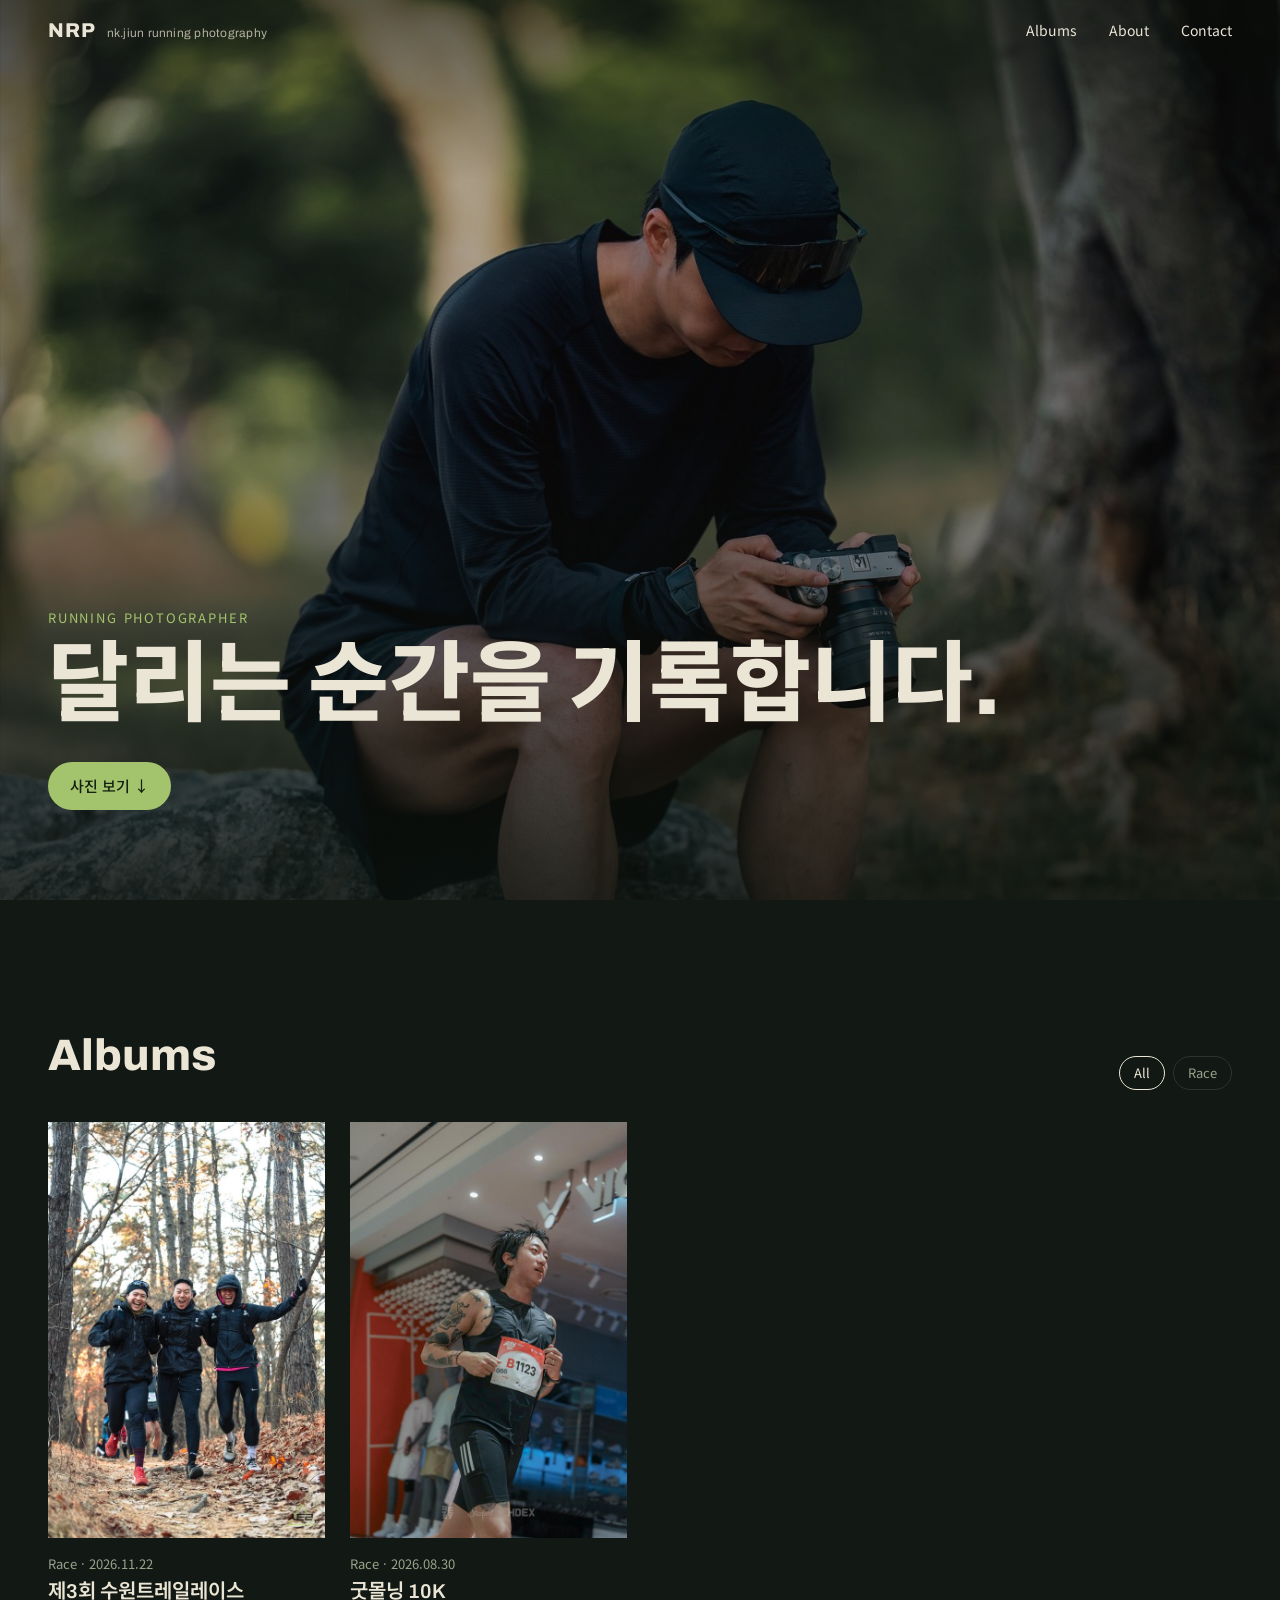
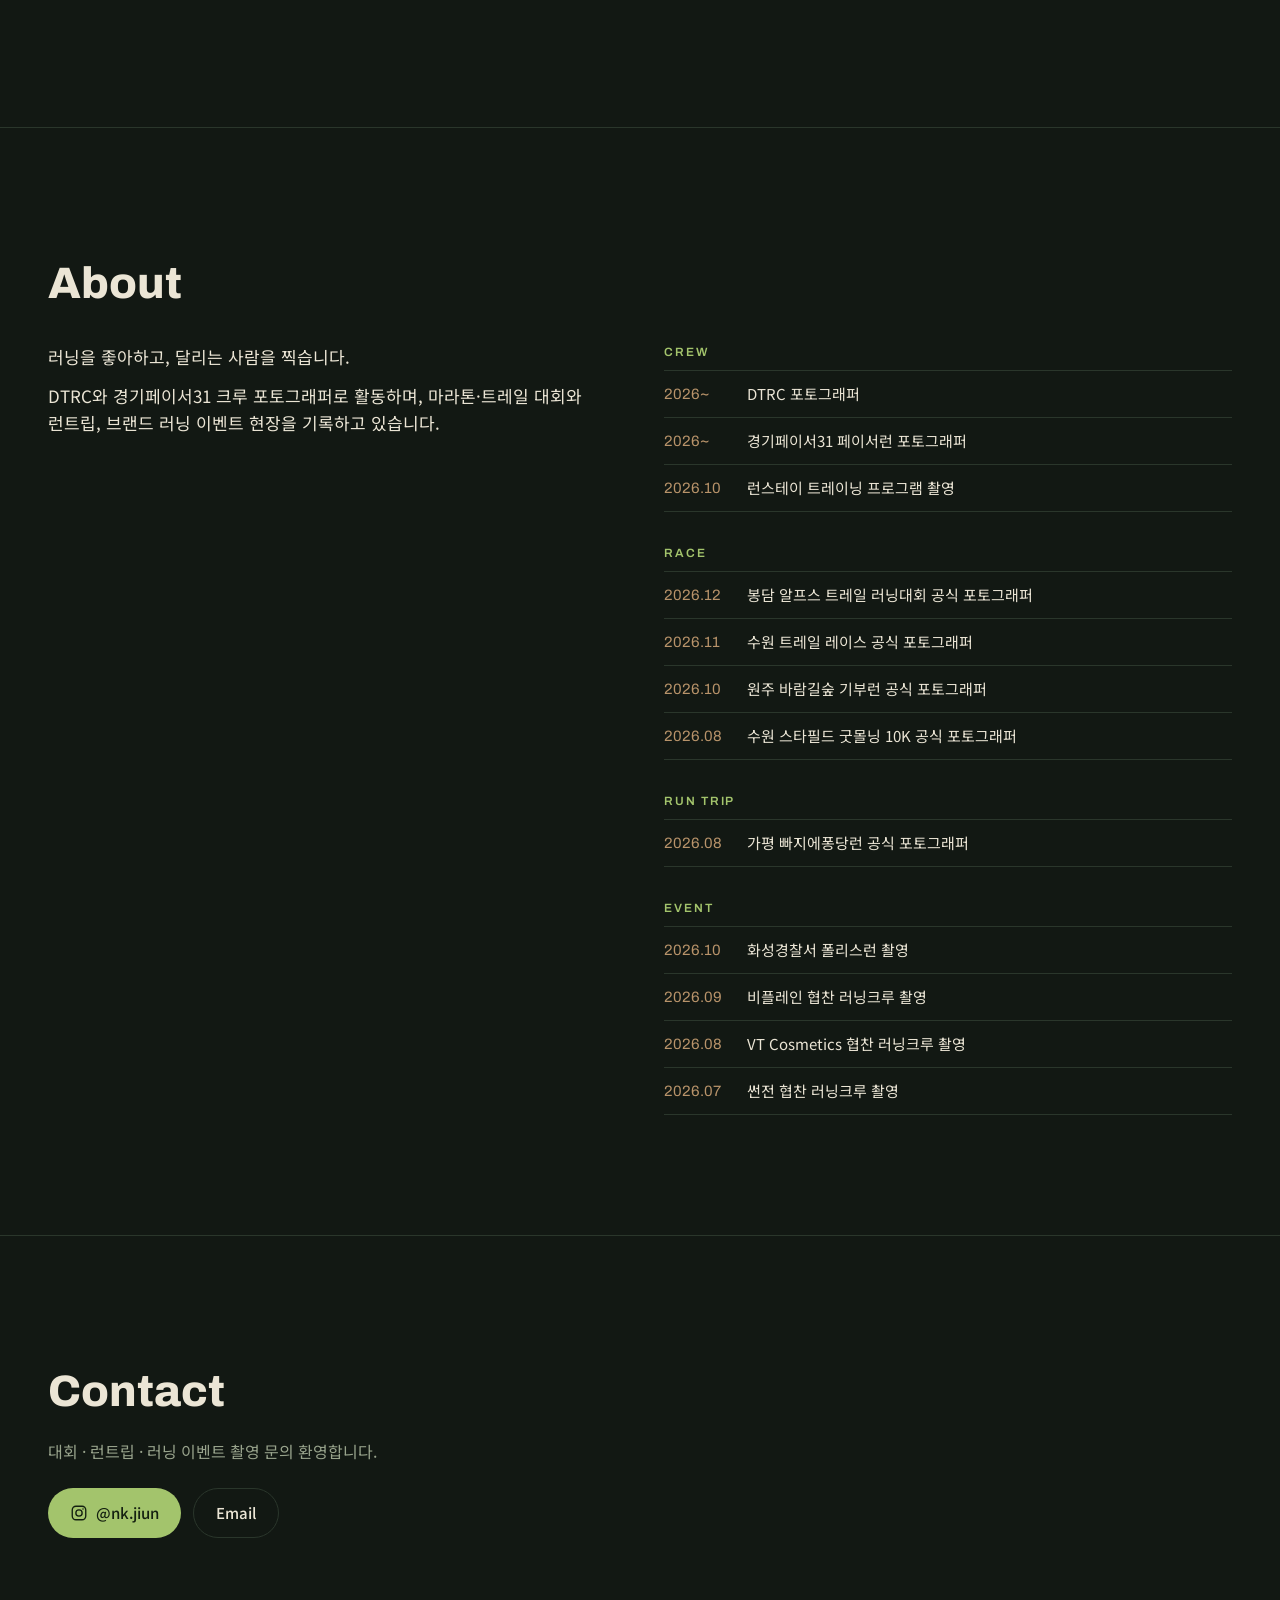
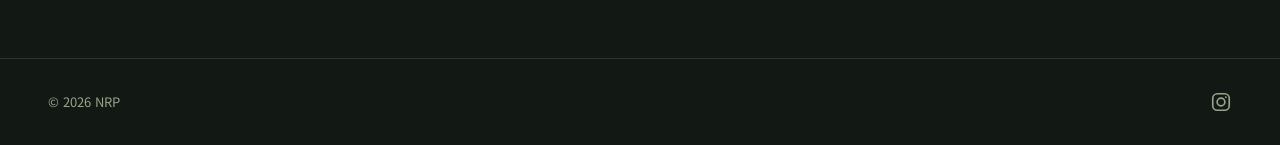
<file: index.html>
<!doctype html>
<html lang="ko">
<head>
  <meta charset="utf-8">
  <meta name="viewport" content="width=device-width, initial-scale=1">
  <title>NRP — nk.jiun running photography</title>
  <meta name="description" content="러닝 대회, 런트립, 러닝 이벤트 사진 포트폴리오">
  <!-- 인스타/카톡 링크 미리보기. 배포 후 실제 주소와 대표 이미지로 바꾸세요 -->
  <meta property="og:title" content="NRP — nk.jiun running photography">
  <meta property="og:description" content="달리는 순간을 기록합니다.">
  <meta property="og:image" content="https://nk-jiun.github.io/photos/hero.jpg">
  <meta property="og:url" content="https://nk-jiun.github.io/">
  <link rel="icon" type="image/png" href="favicon.png">
  <link rel="apple-touch-icon" href="apple-touch-icon.png">
  <meta name="theme-color" content="#121813">
  <link rel="preconnect" href="https://fonts.googleapis.com">
  <link href="https://fonts.googleapis.com/css2?family=Archivo:wght@400;600;800&family=Noto+Sans+KR:wght@400;500&display=swap" rel="stylesheet">
  <link rel="stylesheet" href="assets/css/style.css?v=20261124164130">
  <!-- 테마: theme-forest.css(녹음) / theme-original.css(원래 검정+형광) -->
  <link rel="stylesheet" href="assets/css/theme-forest.css?v=20261124164130">
</head>
<body>
  <header class="nav">
    <a class="logo" href="./"><strong data-site="name"></strong><span data-site="fullName"></span></a>
    <nav>
      <a href="#albums">Albums</a>
      <a href="#about">About</a>
      <a href="#contact">Contact</a>
    </nav>
  </header>

  <section class="hero">
    <img class="hero-img" alt="" data-site="heroImage">
    <div class="hero-text">
      <p class="eyebrow" data-site="role"></p>
      <h1 data-site="tagline"></h1>
      <a class="btn" href="#albums">사진 보기 ↓</a>
    </div>
  </section>

  <main>
    <section id="albums" class="section">
      <div class="section-head">
        <h2>Albums</h2>
        <div class="filters" id="filters"></div>
      </div>
      <div class="grid" id="grid"></div>
    </section>

    <section id="about" class="section about">
      <h2>About</h2>
      <div class="about-body">
        <div id="about-text"></div>
        <div class="history" id="history"></div>
      </div>
    </section>

    <section id="contact" class="section contact">
      <h2>Contact</h2>
      <p>대회 · 런트립 · 러닝 이벤트 촬영 문의 환영합니다.</p>
      <div class="contact-links">
        <a class="btn" id="ig-link" data-ig target="_blank" rel="noopener"></a>
        <button class="btn ghost" id="mail-open" type="button">Email</button>
      </div>
    </section>
  </main>

  <dialog class="modal" id="mail-modal">
    <button class="modal-close" type="button" aria-label="닫기" data-close>×</button>
    <form id="mail-form" novalidate>
      <input type="text" name="_gotcha" hidden tabindex="-1" autocomplete="off">
      <h3>촬영 문의</h3>
      <label>이름<input name="name" required maxlength="30" autocomplete="name" autofocus></label>
      <label>연락처<input name="phone" type="tel" inputmode="numeric" required maxlength="13" autocomplete="tel" placeholder="010-0000-0000"></label>
      <label>답장 받을 이메일<input name="email" type="email" required autocomplete="email"></label>
      <label>문의 유형
        <select name="type">
          <option>대회 촬영</option>
          <option>런트립 촬영</option>
          <option>러닝 이벤트 촬영</option>
          <option>기타</option>
        </select>
      </label>
      <!-- _subject 값은 알림 메일 제목이 된다 (scripts/contact-form.gs) -->
      <label>제목<input name="_subject" required maxlength="100" placeholder="예) 11월 춘천마라톤 촬영 문의"></label>
      <label>내용<textarea name="message" rows="5" required minlength="10" placeholder="일정, 장소, 인원 등을 적어주세요."></textarea></label>
      <p class="form-note">이름·연락처·이메일은 문의 답변에만 사용합니다.</p>
      <button class="btn" type="submit">보내기</button>
      <p class="form-status" role="status"></p>
    </form>
    <div class="modal-done" hidden>
      <h3>보냈습니다.</h3>
      <p>확인하는 대로 회신드리겠습니다.</p>
    </div>
  </dialog>

  <footer class="footer"><span>© <span id="year"></span> <span data-site="name"></span></span><a class="ig-icon" data-ig aria-label="Instagram" target="_blank" rel="noopener"></a></footer>

  <script src="data/site.js?v=20261124164130"></script>
  <script src="assets/js/main.js?v=20261124164130"></script>
  <script>renderHome();</script>
</body>
</html>
</file>
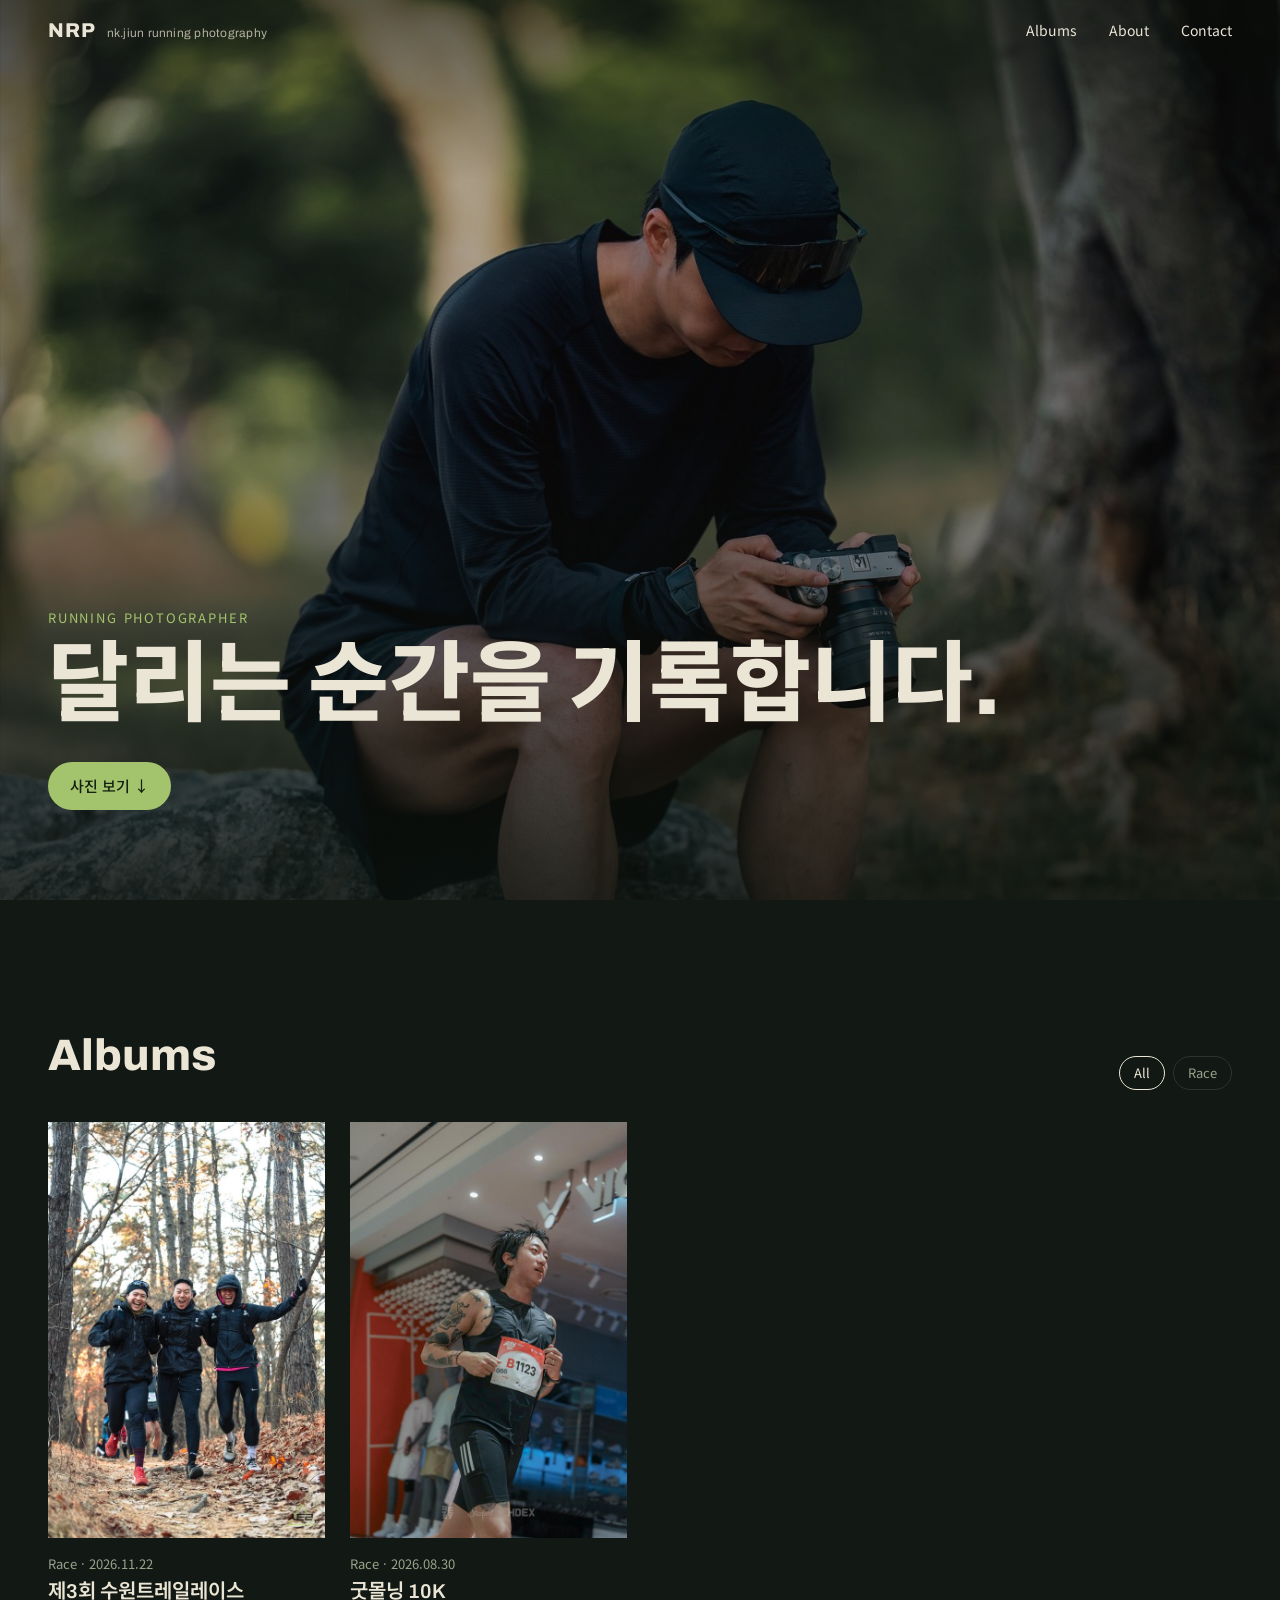
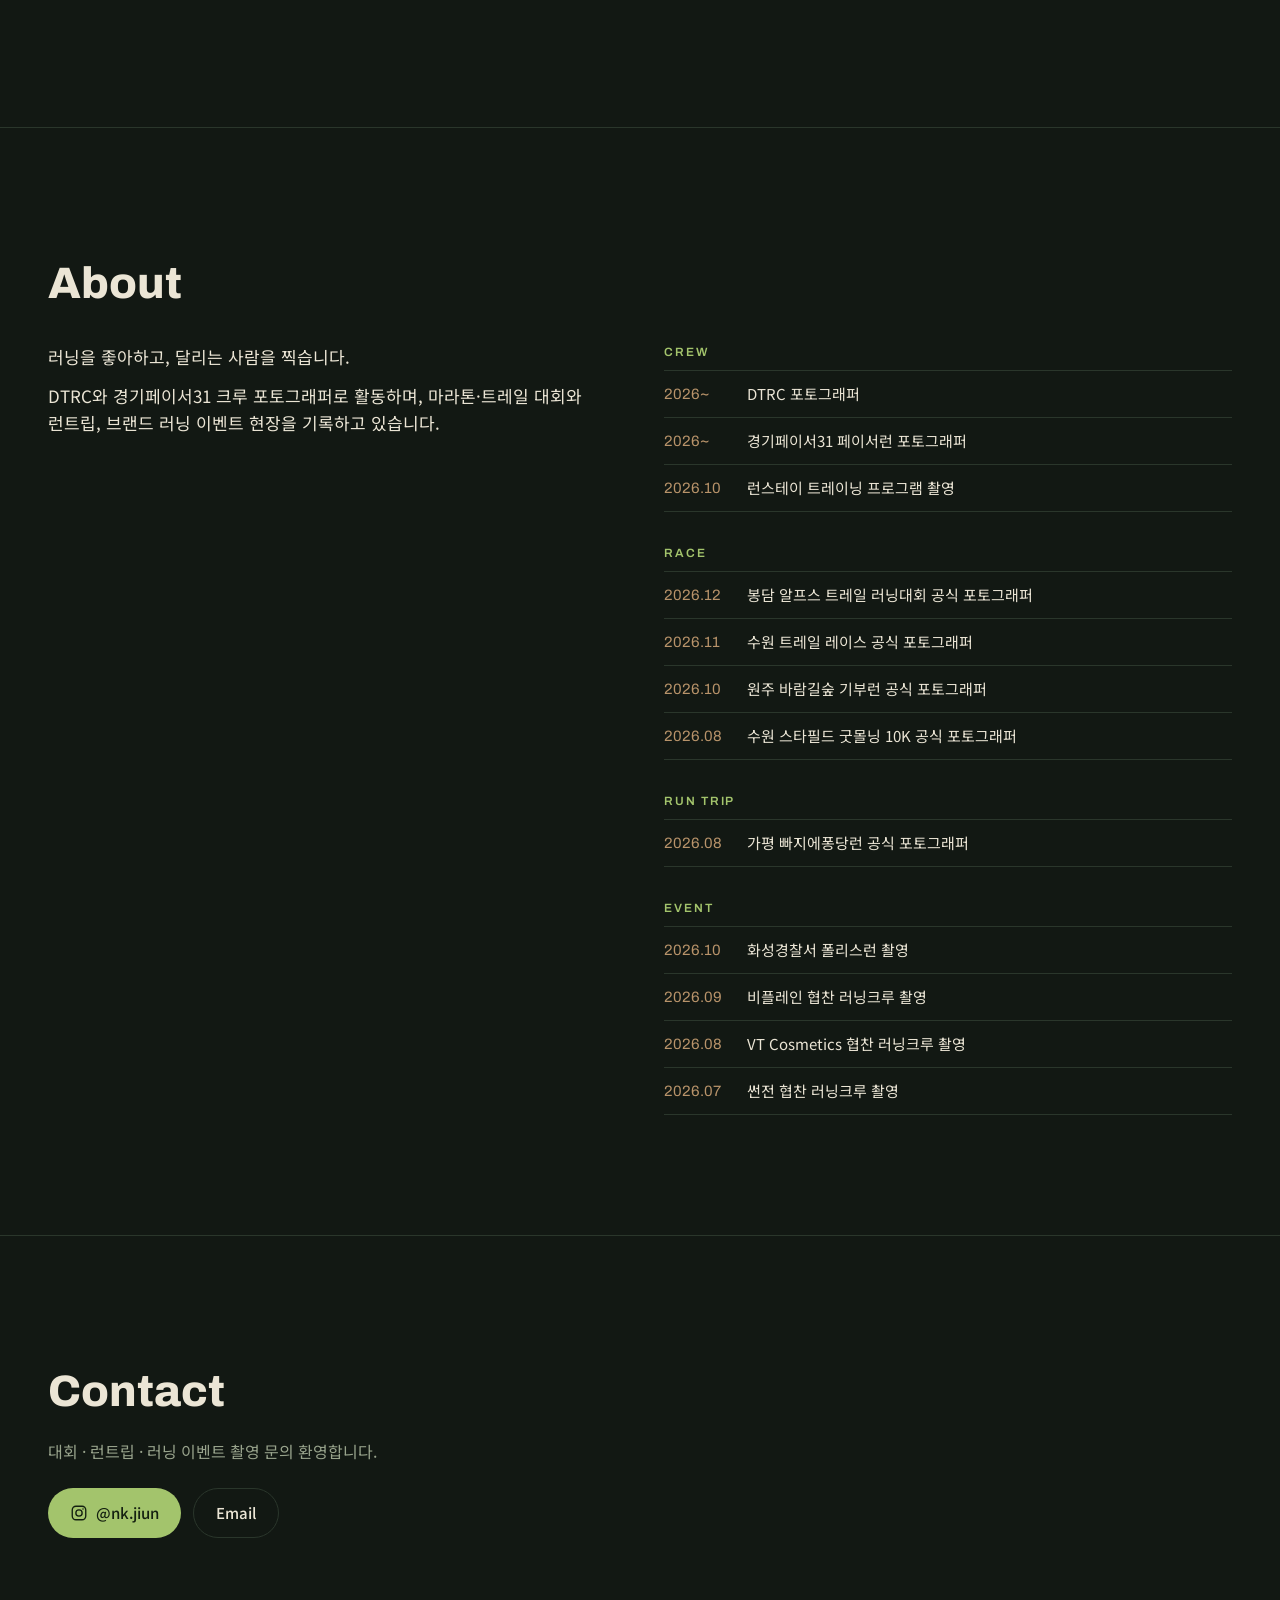
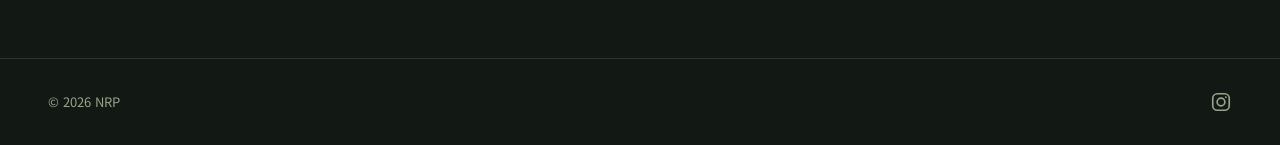
<file: project.html>
<!doctype html>
<html lang="ko">
<head>
  <meta charset="utf-8">
  <meta name="viewport" content="width=device-width, initial-scale=1">
  <title>NRP — nk.jiun running photography</title>
  <link rel="icon" type="image/png" href="favicon.png">
  <link rel="apple-touch-icon" href="apple-touch-icon.png">
  <meta name="theme-color" content="#121813">
  <link rel="preconnect" href="https://fonts.googleapis.com">
  <link href="https://fonts.googleapis.com/css2?family=Archivo:wght@400;600;800&family=Noto+Sans+KR:wght@400;500&display=swap" rel="stylesheet">
  <link rel="stylesheet" href="assets/css/style.css?v=20261124164130">
  <!-- 테마: theme-forest.css(녹음) / theme-original.css(원래 검정+형광) -->
  <link rel="stylesheet" href="assets/css/theme-forest.css?v=20261124164130">
</head>
<body>
  <header class="nav solid">
    <a class="logo" href="./"><strong data-site="name"></strong><span data-site="fullName"></span></a>
    <nav>
      <a href="./#albums">Albums</a>
      <a href="./#about">About</a>
      <a href="./#contact">Contact</a>
    </nav>
  </header>

  <main class="section project">
    <a class="back" href="./#albums">← All albums</a>
    <div class="project-head">
      <p class="eyebrow" id="p-meta"></p>
      <h1 id="p-title"></h1>
      <p id="p-desc"></p>
    </div>
    <div class="masonry" id="photos"></div>
    <nav class="pager" id="pager"></nav>
  </main>

  <div class="lightbox" id="lightbox" hidden>
    <button class="lb-close" aria-label="닫기">×</button>
    <button class="lb-prev" aria-label="이전">‹</button>
    <img alt="">
    <button class="lb-next" aria-label="다음">›</button>
    <span class="lb-count"></span>
  </div>

  <footer class="footer"><span>© <span id="year"></span> <span data-site="name"></span></span><a class="ig-icon" data-ig aria-label="Instagram" target="_blank" rel="noopener"></a></footer>

  <script src="data/site.js?v=20261124164130"></script>
  <script src="assets/js/main.js?v=20261124164130"></script>
  <script>renderProject();</script>
</body>
</html>
</file>
<file: assets/css/style.css>
:root {
  /* 색상은 theme-*.css 에 있음 (HTML에서 테마 파일 하나를 고른다) */
  --gutter: clamp(16px, 4vw, 48px);
  --display: "Archivo", "Noto Sans KR", sans-serif;
  --body: "Noto Sans KR", system-ui, sans-serif;
}

* { box-sizing: border-box; margin: 0; padding: 0; }
[hidden] { display: none !important; }
html { scroll-behavior: smooth; }
body { background: var(--bg); color: var(--fg); font-family: var(--body); line-height: 1.6; -webkit-font-smoothing: antialiased; }
img { display: block; max-width: 100%; }
a { color: inherit; text-decoration: none; }
button { font: inherit; color: inherit; background: none; border: 0; cursor: pointer; }

/* ── Nav ─────────────────────────────── */
.nav {
  position: fixed; inset: 0 0 auto; z-index: 10;
  display: flex; justify-content: space-between; align-items: center;
  padding: 18px var(--gutter);
  transition: background .3s;
}
.nav.solid { background: var(--nav-bg); backdrop-filter: blur(8px); }
.logo { display: flex; align-items: baseline; gap: 10px; font-family: var(--display); line-height: 1.2; }
.logo strong { font-weight: 800; font-size: 20px; letter-spacing: .06em; }
.logo span { font-size: 12px; color: var(--fg-soft); letter-spacing: .02em; }
.nav nav { display: flex; gap: clamp(16px, 3vw, 32px); font-size: 14px; }
.nav nav a:hover { color: var(--accent); }

/* ── Hero ────────────────────────────── */
.hero { position: relative; height: 100svh; min-height: 520px; overflow: hidden; }
.hero-img { width: 100%; height: 100%; object-fit: cover; object-position: 50% 45%; filter: brightness(.7); }
.hero::after { content: ""; position: absolute; inset: 0; background: linear-gradient(to top, rgba(var(--shade), .78), transparent 55%), linear-gradient(to bottom, rgba(var(--shade), .5), transparent 20%); }
.hero-text { z-index: 1; position: absolute; left: var(--gutter); right: var(--gutter); bottom: clamp(48px, 10vh, 120px); }
.hero h1 { font-family: var(--display); font-size: clamp(34px, 7vw, 88px); line-height: 1.1; font-weight: 800; margin: 8px 0 28px; word-break: keep-all; }
.eyebrow { color: var(--accent); font-size: 13px; letter-spacing: .14em; text-transform: uppercase; }

.btn { display: inline-block; padding: 12px 22px; background: var(--accent); color: var(--on-accent); font-weight: 500; border-radius: 999px; font-size: 15px; }
.btn.ghost { background: transparent; color: var(--fg); border: 1px solid var(--line); }
.btn:hover { opacity: .85; }
#ig-link { display: inline-flex; align-items: center; gap: 8px; }

/* ── Sections ────────────────────────── */
.section { padding: clamp(64px, 10vw, 120px) var(--gutter); max-width: 1440px; margin: 0 auto; }
.section h2 { font-family: var(--display); font-size: clamp(28px, 4vw, 44px); font-weight: 800; }
.section-head { display: flex; flex-wrap: wrap; justify-content: space-between; align-items: end; gap: 16px; margin-bottom: 32px; }

.filters { display: flex; gap: 8px; flex-wrap: wrap; }
.filters button { padding: 6px 14px; border: 1px solid var(--line); border-radius: 999px; font-size: 13px; color: var(--muted); }
.filters button.active { border-color: var(--fg); color: var(--fg); }

/* 세로 사진 위주라 카드도 2:3 세로형. 컴퓨터 3~4열, 휴대폰 2열 */
.grid { display: grid; grid-template-columns: repeat(auto-fill, minmax(240px, 1fr)); gap: 40px clamp(16px, 2vw, 28px); }
.card-img { aspect-ratio: 2 / 3; overflow: hidden; background: var(--surface); }
.card-img img { width: 100%; height: 100%; object-fit: cover; transition: transform .6s ease; }
.card:hover .card-img img { transform: scale(1.04); }
.card-meta { padding-top: 12px; }
.card-meta span { color: var(--muted); font-size: 13px; }
.card-meta h3 { font-family: var(--display); font-size: 20px; font-weight: 600; }

.about { border-top: 1px solid var(--line); }
.about-body { display: grid; grid-template-columns: 1fr 1fr; gap: 48px; margin-top: 24px; }
.about-body p { margin-bottom: 12px; font-size: 17px; word-break: keep-all; }
.history { display: flex; flex-direction: column; gap: 32px; }
.history h3 { font-family: var(--display); font-size: 12px; font-weight: 600; letter-spacing: .16em; text-transform: uppercase; color: var(--accent); padding-bottom: 8px; border-bottom: 1px solid var(--line); }
.history ul { list-style: none; }
.history li { padding: 11px 0; border-bottom: 1px solid var(--line); display: flex; gap: 20px; font-size: 15px; }
.history li span { color: var(--earth); font-family: var(--display); min-width: 4.2em; flex-shrink: 0; }
.history li p { margin: 0; font-size: inherit; word-break: keep-all; }
.badge { font-style: normal; font-size: 11px; color: var(--earth); border: 1px solid currentColor; border-radius: 999px; padding: 1px 7px; margin-left: 6px; vertical-align: 2px; white-space: nowrap; }

.contact { border-top: 1px solid var(--line); }
.contact p { color: var(--muted); margin: 12px 0 24px; }
.contact-links { display: flex; gap: 12px; flex-wrap: wrap; }

.footer { display: flex; justify-content: space-between; align-items: center; padding: 32px var(--gutter); color: var(--muted); font-size: 13px; border-top: 1px solid var(--line); }
.ig-icon { display: flex; }
.ig-icon svg { width: 22px; height: 22px; }
.ig-icon:hover { color: var(--fg); }

/* ── Mail modal ──────────────────────── */
.modal { margin: auto; width: min(480px, calc(100% - 32px)); max-height: calc(100svh - 32px); padding: 32px 24px 24px; background: var(--surface); color: var(--fg); border: 1px solid var(--line); border-radius: 16px; }
.modal::backdrop { background: rgba(var(--shade), .7); backdrop-filter: blur(4px); }
.modal h3 { font-family: var(--display); font-size: 22px; margin-bottom: 16px; }
.modal form { display: flex; flex-direction: column; gap: 14px; }
.modal label { display: flex; flex-direction: column; gap: 6px; font-size: 13px; color: var(--muted); }
.modal input, .modal select, .modal textarea { font: inherit; font-size: 16px; color: var(--fg); background: var(--bg); border: 1px solid var(--line); border-radius: 8px; padding: 10px 12px; }
.modal input:focus, .modal select:focus, .modal textarea:focus { outline: none; border-color: var(--accent); }
.modal textarea { resize: vertical; }
.modal [type=submit] { margin-top: 4px; }
.modal-close { position: absolute; top: 10px; right: 14px; font-size: 28px; color: var(--muted); }
.field-error { color: #e08a6d; font-size: 12px; min-height: 0; }
.field-error:empty { display: none; }
.modal [aria-invalid="true"] { border-color: #e08a6d; }
.form-note { font-size: 12px; color: var(--muted); }
.form-status { font-size: 13px; color: var(--muted); min-height: 1em; }
.modal-done { padding: 16px 0 8px; }
.modal-done h3 { margin-bottom: 8px; }
.modal-done p { color: var(--muted); }

/* ── Project page ────────────────────── */
.project { padding-top: 110px; }
.back { color: var(--muted); font-size: 14px; }
.back:hover { color: var(--fg); }
.project-head { margin: 24px 0 40px; max-width: 720px; }
.project-head h1 { font-family: var(--display); font-size: clamp(32px, 6vw, 64px); line-height: 1.1; font-weight: 800; margin: 8px 0 12px; }
.project-head p:last-child { color: var(--muted); }

.masonry { display: flex; gap: 12px; align-items: flex-start; }
.masonry .col { flex: 1; min-width: 0; }
.tile { display: block; width: 100%; margin-bottom: 12px; background: var(--surface); }
.tile img { width: 100%; height: auto; transition: opacity .3s; }
.tile:hover img { opacity: .85; }

.pager { display: flex; justify-content: space-between; gap: 16px; margin-top: 64px; padding-top: 24px; border-top: 1px solid var(--line); font-family: var(--display); }
.pager a:hover { color: var(--accent); }

/* ── Lightbox ────────────────────────── */
.lightbox { position: fixed; inset: 0; z-index: 100; background: var(--overlay); display: flex; align-items: center; justify-content: center; }
.lightbox[hidden] { display: none; }
.lightbox img { max-width: 92vw; max-height: 88vh; object-fit: contain; user-select: none; }
.lightbox button { position: absolute; font-size: 40px; line-height: 1; padding: 16px; color: var(--fg); opacity: .7; }
.lightbox button:hover { opacity: 1; }
.lb-close { top: 8px; right: 12px; }
.lb-prev { left: 4px; top: 50%; transform: translateY(-50%); }
.lb-next { right: 4px; top: 50%; transform: translateY(-50%); }
.lb-count { position: absolute; bottom: 20px; color: var(--muted); font-size: 13px; }

@media (max-width: 720px) {
  .nav nav { gap: 16px; font-size: 13px; }
  .grid { grid-template-columns: repeat(2, 1fr); gap: 28px 10px; }
  .card-meta { padding-top: 8px; }
  .card-meta span { font-size: 11px; }
  .card-meta h3 { font-size: 15px; }
  .logo { flex-direction: column; gap: 0; }
  .logo span { font-size: 10px; }
  .about-body { grid-template-columns: 1fr; gap: 24px; }
  .masonry { gap: 6px; }
  .tile { margin-bottom: 6px; }
  .lb-prev, .lb-next { display: none; } /* 모바일은 스와이프 */
}
</file>
<file: assets/css/theme-forest.css>
/* 녹음 테마: 소나무 그늘 배경 + 크림색 글씨 + 새잎 연두 + 짙은 흙/나무껍질 */
:root {
  --bg: #121813;          /* 숲 그늘 */
  --surface: #1b241c;     /* 이끼 낀 바위 */
  --fg: #ebe5d5;          /* 자작나무 껍질 크림 */
  --fg-soft: rgba(235, 229, 213, .72);
  --muted: #98a38c;       /* 세이지 */
  --line: #2a362b;
  --accent: #a3c46c;      /* 새잎 */
  --on-accent: #142010;
  --earth: #b8936a;       /* 소나무 줄기 / 젖은 흙 */
  --nav-bg: rgba(18, 24, 19, .9);
  --shade: 10, 16, 11;
  --overlay: rgba(10, 14, 11, .97);
}
</file>
